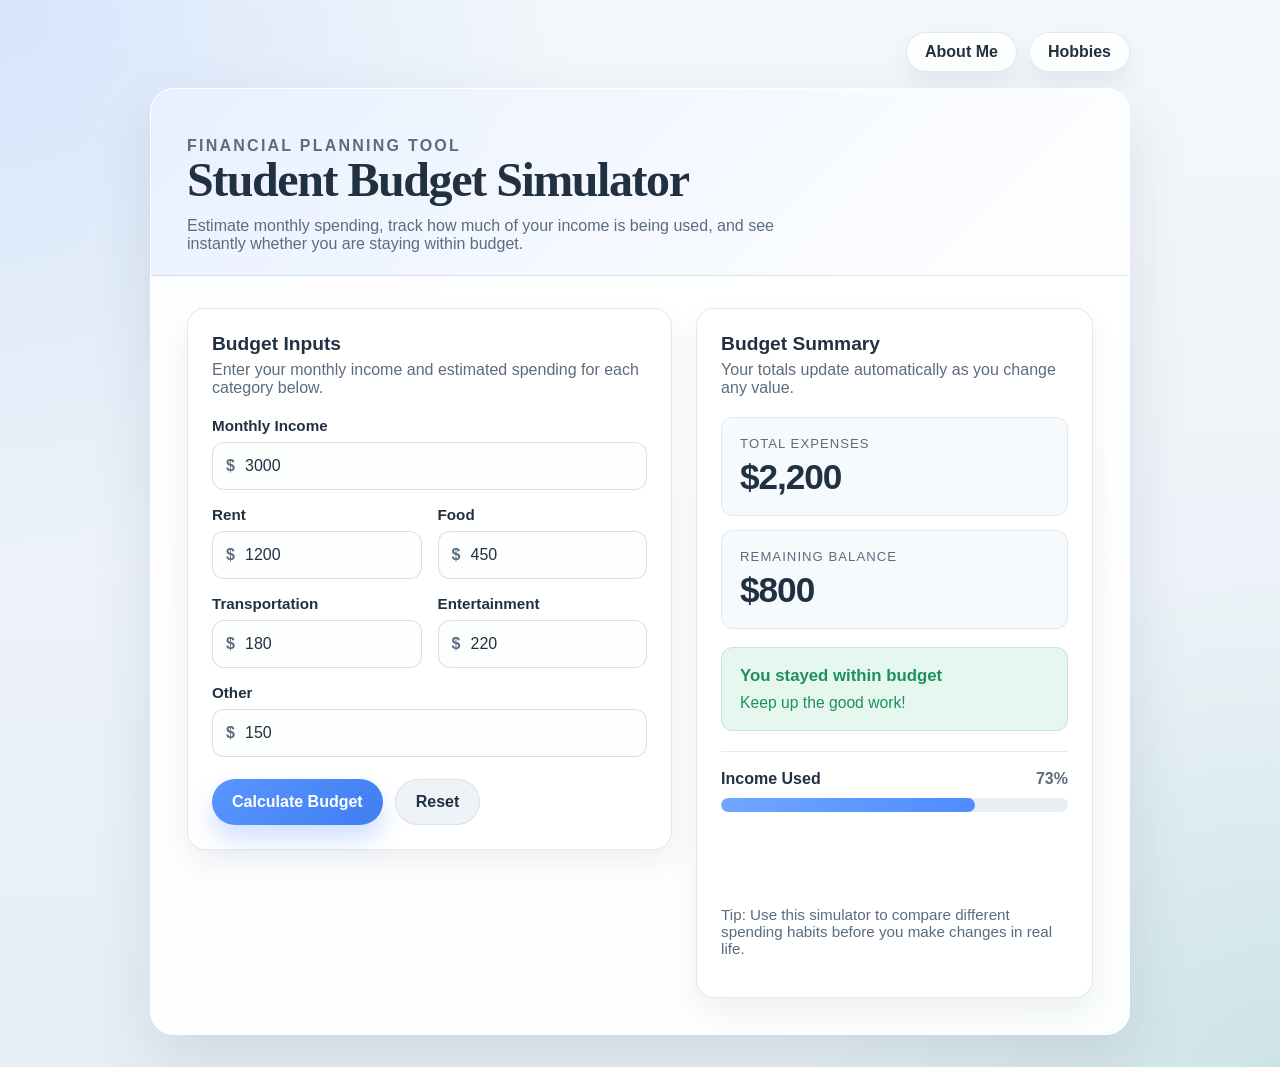
<file: budget-simulator.html>
<!DOCTYPE html>
<html lang="en">
<head>
    <meta charset="utf-8" />
    <meta name="viewport" content="width=device-width, initial-scale=1" />
    <meta name="description" content="Student Budget Simulator" />
    <title>Student Budget Simulator</title>
    <style>
        :root {
            --bg-top: #f4f8fb;
            --bg-bottom: #e6eef5;
            --panel: rgba(255, 255, 255, 0.92);
            --panel-strong: #ffffff;
            --text-main: #223142;
            --text-soft: #5b6c7f;
            --accent: #4f8cff;
            --accent-soft: #dbe8ff;
            --good: #1f8f5f;
            --good-soft: #e5f7ef;
            --bad: #c44747;
            --bad-soft: #fdeaea;
            --warn: #c98518;
            --warn-soft: #fff3df;
            --border: rgba(104, 126, 150, 0.18);
            --shadow: 0 24px 60px rgba(42, 63, 84, 0.12);
            --radius-lg: 24px;
            --radius-md: 18px;
            --radius-sm: 12px;
        }

        * {
            box-sizing: border-box;
        }

        body {
            margin: 0;
            min-height: 100vh;
            font-family: "Avenir Next", "Trebuchet MS", "Segoe UI", sans-serif;
            background:
                radial-gradient(circle at top left, rgba(79, 140, 255, 0.18), transparent 35%),
                radial-gradient(circle at bottom right, rgba(52, 168, 132, 0.14), transparent 30%),
                linear-gradient(180deg, var(--bg-top), var(--bg-bottom));
            color: var(--text-main);
            display: flex;
            align-items: center;
            justify-content: center;
            padding: 32px 18px;
        }

        .page-wrap {
            width: min(980px, 100%);
        }

        .top-actions {
            display: flex;
            justify-content: flex-end;
            gap: 12px;
            margin-bottom: 16px;
            flex-wrap: wrap;
        }

        .top-link {
            display: inline-block;
            padding: 10px 18px;
            background: rgba(255, 255, 255, 0.88);
            color: var(--text-main);
            text-decoration: none;
            font-weight: 750;
            border-radius: 999px;
            border: 1px solid rgba(104, 126, 150, 0.16);
            box-shadow: 0 10px 22px rgba(42, 63, 84, 0.08);
            transition: transform 0.2s ease, box-shadow 0.25s ease, background-color 0.25s ease;
        }

        .top-link:hover {
            transform: translateY(-1px);
            background: #a2a1a1;
            box-shadow: 0 14px 24px rgba(42, 63, 84, 0.12);
        }

        .app-shell {
            width: 100%;
            background: var(--panel);
            border: 1px solid rgba(255, 255, 255, 0.7);
            border-radius: var(--radius-lg);
            box-shadow: var(--shadow);
            overflow: hidden;
            backdrop-filter: blur(14px);
        }

        .hero {
            padding: 36px 36px 22px;
            background: linear-gradient(135deg, rgba(79, 140, 255, 0.12), rgba(255, 255, 255, 0.72));
            border-bottom: 1px solid var(--border);
        }

        .eyebrow {
            margin: 0 0 10px;
            font-size: 0.85rem;
            letter-spacing: 0.14em;
            text-transform: uppercase;
            color: var(--accent);
            font-weight: 700;
        }

        h1 {
            margin: 0;
            font-size: clamp(2rem, 5vw, 3rem);
            line-height: 1.05;
            letter-spacing: -0.03em;
            font-family: "Times New Roman", Times, serif;
        }

        .hero p {
            margin: 12px 0 0;
            max-width: 620px;
            color: var(--text-soft);
            font-size: 1rem;
        }

        main {
            padding: 32px 36px 36px;
        }

        .layout {
            display: grid;
            grid-template-columns: 1.1fr 0.9fr;
            gap: 24px;
            align-items: start;
        }

        .panel {
            background: var(--panel-strong);
            border: 1px solid var(--border);
            border-radius: var(--radius-md);
            padding: 24px;
            box-shadow: 0 14px 30px rgba(42, 63, 84, 0.07);
        }

        .panel h2 {
            margin: 0 0 6px;
            font-size: 1.2rem;
        }

        .panel-intro {
            margin: 0 0 20px;
            color: var(--text-soft);
        }

        form {
            display: grid;
            gap: 16px;
        }

        .field-grid {
            display: grid;
            grid-template-columns: repeat(2, minmax(0, 1fr));
            gap: 16px;
        }

        .field {
            display: flex;
            flex-direction: column;
            gap: 8px;
        }

        .field-full {
            grid-column: 1 / -1;
        }

        label {
            font-weight: 700;
            font-size: 0.95rem;
        }

        .input-wrap {
            position: relative;
        }

        .currency {
            position: absolute;
            left: 14px;
            top: 50%;
            transform: translateY(-50%);
            color: var(--text-soft);
            font-weight: 700;
        }

        input[type="number"] {
            width: 100%;
            border: 1px solid rgba(104, 126, 150, 0.24);
            border-radius: var(--radius-sm);
            padding: 14px 14px 14px 32px;
            font: inherit;
            color: var(--text-main);
            background: #fdfefe;
            transition: border-color 0.25s ease, box-shadow 0.25s ease, transform 0.2s ease;
            appearance: textfield;
        }

        input[type="number"]::-webkit-outer-spin-button,
        input[type="number"]::-webkit-inner-spin-button {
            -webkit-appearance: none;
            margin: 0;
        }

        input[type="number"]:focus {
            outline: none;
            border-color: rgba(79, 140, 255, 0.7);
            box-shadow: 0 0 0 4px rgba(79, 140, 255, 0.14);
        }

        .button-row {
            display: flex;
            gap: 12px;
            padding-top: 6px;
            flex-wrap: wrap;
        }

        button {
            border: 0;
            border-radius: 999px;
            padding: 13px 20px;
            font: inherit;
            font-weight: 700;
            cursor: pointer;
            transition: transform 0.2s ease, box-shadow 0.25s ease, opacity 0.25s ease;
        }

        button:hover {
            transform: translateY(-1px);
        }

        button:active {
            transform: translateY(0);
        }

        .btn-primary {
            background: linear-gradient(135deg, #5a96ff, #3f7ef2);
            color: #ffffff;
            box-shadow: 0 14px 24px rgba(63, 126, 242, 0.24);
        }

        .btn-secondary {
            background: #eef3f8;
            color: var(--text-main);
            border: 1px solid rgba(104, 126, 150, 0.16);
        }

        .summary-grid {
            display: grid;
            gap: 14px;
        }

        .metric {
            padding: 18px;
            border-radius: var(--radius-sm);
            background: #f7fafc;
            border: 1px solid rgba(104, 126, 150, 0.14);
            transition: transform 0.3s ease, box-shadow 0.3s ease, background-color 0.3s ease;
        }

        .metric-label {
            display: block;
            font-size: 0.82rem;
            text-transform: uppercase;
            letter-spacing: 0.08em;
            color: var(--text-soft);
            margin-bottom: 6px;
        }

        .metric-value {
            margin: 0;
            font-size: clamp(1.6rem, 4vw, 2.2rem);
            font-weight: 800;
            letter-spacing: -0.03em;
        }

        .result-card {
            margin-top: 18px;
            padding: 18px;
            border-radius: var(--radius-sm);
            border: 1px solid transparent;
            background: var(--good-soft);
            color: var(--good);
            transition: background-color 0.35s ease, color 0.35s ease, border-color 0.35s ease, transform 0.35s ease;
        }

        .result-card.bad {
            background: var(--bad-soft);
            color: var(--bad);
            border-color: rgba(196, 71, 71, 0.16);
        }

        .result-card.good {
            background: var(--good-soft);
            color: var(--good);
            border-color: rgba(31, 143, 95, 0.16);
        }

        .result-card.flash {
            animation: result-pop 0.45s ease;
        }

        .result-title {
            margin: 0 0 8px;
            font-size: 1.05rem;
            font-weight: 800;
        }

        .result-text,
        .warning-text {
            margin: 0;
            font-size: 0.98rem;
        }

        .progress-section {
            margin-top: 20px;
            padding-top: 18px;
            border-top: 1px solid rgba(104, 126, 150, 0.16);
        }

        .progress-header {
            display: flex;
            justify-content: space-between;
            gap: 12px;
            align-items: baseline;
            margin-bottom: 10px;
        }

        .progress-header h3 {
            margin: 0;
            font-size: 1rem;
        }

        .progress-percent {
            font-weight: 800;
            color: var(--text-soft);
        }

        .progress-track {
            width: 100%;
            height: 14px;
            border-radius: 999px;
            background: #e8eef4;
            overflow: hidden;
        }

        .progress-fill {
            width: 0;
            height: 100%;
            border-radius: inherit;
            background: linear-gradient(90deg, #6fa7ff, #4f8cff);
            transition: width 0.5s ease, background 0.35s ease;
        }

        .progress-fill.warning {
            background: linear-gradient(90deg, #f4b14f, #da8b10);
        }

        .progress-fill.bad {
            background: linear-gradient(90deg, #e67d7d, #c44747);
        }

        .warning-box {
            margin-top: 14px;
            padding: 14px 16px;
            border-radius: var(--radius-sm);
            background: var(--warn-soft);
            color: var(--warn);
            border: 1px solid rgba(201, 133, 24, 0.18);
            opacity: 0;
            transform: translateY(6px);
            pointer-events: none;
            transition: opacity 0.3s ease, transform 0.3s ease;
        }

        .warning-box.show {
            opacity: 1;
            transform: translateY(0);
        }

        .summary-note {
            margin-top: 14px;
            color: var(--text-soft);
            font-size: 0.95rem;
        }

        @keyframes result-pop {
            0% {
                transform: scale(0.985);
            }
            55% {
                transform: scale(1.015);
            }
            100% {
                transform: scale(1);
            }
        }

        @media (max-width: 860px) {
            .layout {
                grid-template-columns: 1fr;
            }
        }

        @media (max-width: 640px) {
            .hero,
            main {
                padding-left: 20px;
                padding-right: 20px;
            }

            .field-grid {
                grid-template-columns: 1fr;
            }

            .button-row {
                flex-direction: column;
            }

            button {
                width: 100%;
            }

            .top-actions {
                justify-content: center;
            }
        }
    </style>
</head>
<body>
    <div class="page-wrap">
        <div class="top-actions">
            <a class="top-link" href="index.html" target="_blank" rel="noopener noreferrer">About Me</a>
            <a class="top-link" href="hobbies.html" target="_blank" rel="noopener noreferrer">Hobbies</a>
        </div>

        <article class="app-shell">
            <header class="hero">
                <p class="eyebrow">Financial Planning Tool</p>
                <h1>Student Budget Simulator</h1>
                <p>Estimate monthly spending, track how much of your income is being used, and see instantly whether you are staying within budget.</p>
            </header>

            <main>
                <div class="layout">
                    <section class="panel" aria-labelledby="budget-form-title">
                        <h2 id="budget-form-title">Budget Inputs</h2>
                        <p class="panel-intro">Enter your monthly income and estimated spending for each category below.</p>

                        <form id="budget-form">
                            <div class="field-grid">
                                <div class="field field-full">
                                    <label for="income">Monthly Income</label>
                                    <div class="input-wrap">
                                        <span class="currency">$</span>
                                        <input id="income" name="income" type="number" min="0" step="50" value="3000" />
                                    </div>
                                </div>

                                <div class="field">
                                    <label for="rent">Rent</label>
                                    <div class="input-wrap">
                                        <span class="currency">$</span>
                                        <input id="rent" name="rent" type="number" min="0" step="25" value="1200" />
                                    </div>
                                </div>

                                <div class="field">
                                    <label for="food">Food</label>
                                    <div class="input-wrap">
                                        <span class="currency">$</span>
                                        <input id="food" name="food" type="number" min="0" step="25" value="450" />
                                    </div>
                                </div>

                                <div class="field">
                                    <label for="transportation">Transportation</label>
                                    <div class="input-wrap">
                                        <span class="currency">$</span>
                                        <input id="transportation" name="transportation" type="number" min="0" step="25" value="180" />
                                    </div>
                                </div>

                                <div class="field">
                                    <label for="entertainment">Entertainment</label>
                                    <div class="input-wrap">
                                        <span class="currency">$</span>
                                        <input id="entertainment" name="entertainment" type="number" min="0" step="25" value="220" />
                                    </div>
                                </div>

                                <div class="field field-full">
                                    <label for="other">Other</label>
                                    <div class="input-wrap">
                                        <span class="currency">$</span>
                                        <input id="other" name="other" type="number" min="0" step="25" value="150" />
                                    </div>
                                </div>
                            </div>

                            <div class="button-row">
                                <button class="btn-primary" type="button" id="calculate-btn">Calculate Budget</button>
                                <button class="btn-secondary" type="button" id="reset-btn">Reset</button>
                            </div>
                        </form>
                    </section>

                    <aside class="panel" aria-labelledby="results-title">
                        <h2 id="results-title">Budget Summary</h2>
                        <p class="panel-intro">Your totals update automatically as you change any value.</p>

                        <div class="summary-grid">
                            <section class="metric">
                                <span class="metric-label">Total Expenses</span>
                                <p class="metric-value" id="total-expenses">$0</p>
                            </section>

                            <section class="metric">
                                <span class="metric-label">Remaining Balance</span>
                                <p class="metric-value" id="remaining-balance">$0</p>
                            </section>
                        </div>

                        <section class="result-card good" id="result-card" aria-live="polite">
                            <h3 class="result-title" id="result-status">You stayed within budget</h3>
                            <p class="result-text" id="result-detail">Keep up the good work!</p>
                        </section>

                        <section class="progress-section" aria-labelledby="progress-title">
                            <div class="progress-header">
                                <h3 id="progress-title">Income Used</h3>
                                <span class="progress-percent" id="progress-percent">0%</span>
                            </div>
                            <div class="progress-track" aria-hidden="true">
                                <div class="progress-fill" id="progress-fill"></div>
                            </div>
                            <div class="warning-box" id="warning-box" aria-live="polite">
                                <p class="warning-text" id="warning-text">Warning: You have used more than 80% of your monthly income.</p>
                            </div>
                        </section>

                        <p class="summary-note">Tip: Use this simulator to compare different spending habits before you make changes in real life.</p>
                    </aside>
                </div>
            </main>
        </article>
    </div>

    <script>
        // Cache important DOM elements once so updates stay simple and efficient.
        const form = document.getElementById("budget-form");
        const calculateButton = document.getElementById("calculate-btn");
        const resetButton = document.getElementById("reset-btn");

        const incomeInput = document.getElementById("income");
        const expenseInputs = [
            document.getElementById("rent"),
            document.getElementById("food"),
            document.getElementById("transportation"),
            document.getElementById("entertainment"),
            document.getElementById("other")
        ];

        const totalExpensesOutput = document.getElementById("total-expenses");
        const remainingBalanceOutput = document.getElementById("remaining-balance");
        const resultCard = document.getElementById("result-card");
        const resultStatus = document.getElementById("result-status");
        const resultDetail = document.getElementById("result-detail");
        const progressPercent = document.getElementById("progress-percent");
        const progressFill = document.getElementById("progress-fill");
        const warningBox = document.getElementById("warning-box");

        // Use the browser's number formatter to display polished currency values.
        const currencyFormatter = new Intl.NumberFormat("en-US", {
            style: "currency",
            currency: "USD",
            maximumFractionDigits: 0
        });

        // Convert any input into a safe non-negative number.
        function getNumericValue(input) {
            const parsedValue = Number(input.value);
            return Number.isFinite(parsedValue) && parsedValue > 0 ? parsedValue : 0;
        }

        // Add a brief visual pulse whenever results are recalculated.
        function animateResultCard() {
            resultCard.classList.remove("flash");
            void resultCard.offsetWidth;
            resultCard.classList.add("flash");
        }

        // Compute totals and refresh every part of the summary panel.
        function updateBudget(shouldAnimate = false) {
            const income = getNumericValue(incomeInput);
            const totalExpenses = expenseInputs.reduce((sum, input) => sum + getNumericValue(input), 0);
            const remainingBalance = income - totalExpenses;
            const percentUsed = income > 0 ? (totalExpenses / income) * 100 : 0;
            const cappedPercent = Math.min(percentUsed, 100);

            totalExpensesOutput.textContent = currencyFormatter.format(totalExpenses);
            remainingBalanceOutput.textContent = currencyFormatter.format(remainingBalance);
            progressPercent.textContent = `${Math.round(percentUsed)}%`;
            progressFill.style.width = `${cappedPercent}%`;

            progressFill.classList.remove("warning", "bad");
            if (percentUsed > 100) {
                progressFill.classList.add("bad");
            } else if (percentUsed > 80) {
                progressFill.classList.add("warning");
            }

            if (remainingBalance >= 0) {
                resultCard.classList.remove("bad");
                resultCard.classList.add("good");
                resultStatus.textContent = "You stayed within budget";
                resultDetail.textContent = "Keep up the good work!";
            } else {
                resultCard.classList.remove("good");
                resultCard.classList.add("bad");
                resultStatus.textContent = "You are over budget";
                resultDetail.textContent = "Might wanna save more!";
            }

            if (percentUsed > 80) {
                warningBox.classList.add("show");
            } else {
                warningBox.classList.remove("show");
            }

            if (shouldAnimate) {
                animateResultCard();
            }
        }

        // Update live as the user types so no refresh is ever needed.
        form.addEventListener("input", () => updateBudget(true));

        // Keep the explicit calculate button for assignment requirements.
        calculateButton.addEventListener("click", () => updateBudget(true));

        // Reset income and expenses back to a clean starting state.
        resetButton.addEventListener("click", () => {
            incomeInput.value = 3000;
            expenseInputs.forEach((input) => {
                input.value = 0;
            });
            updateBudget(true);
        });

        // Prevent accidental form submission and initialize the first calculation.
        form.addEventListener("submit", (event) => event.preventDefault());
        updateBudget();
    </script>
</body>
</html>
</file>
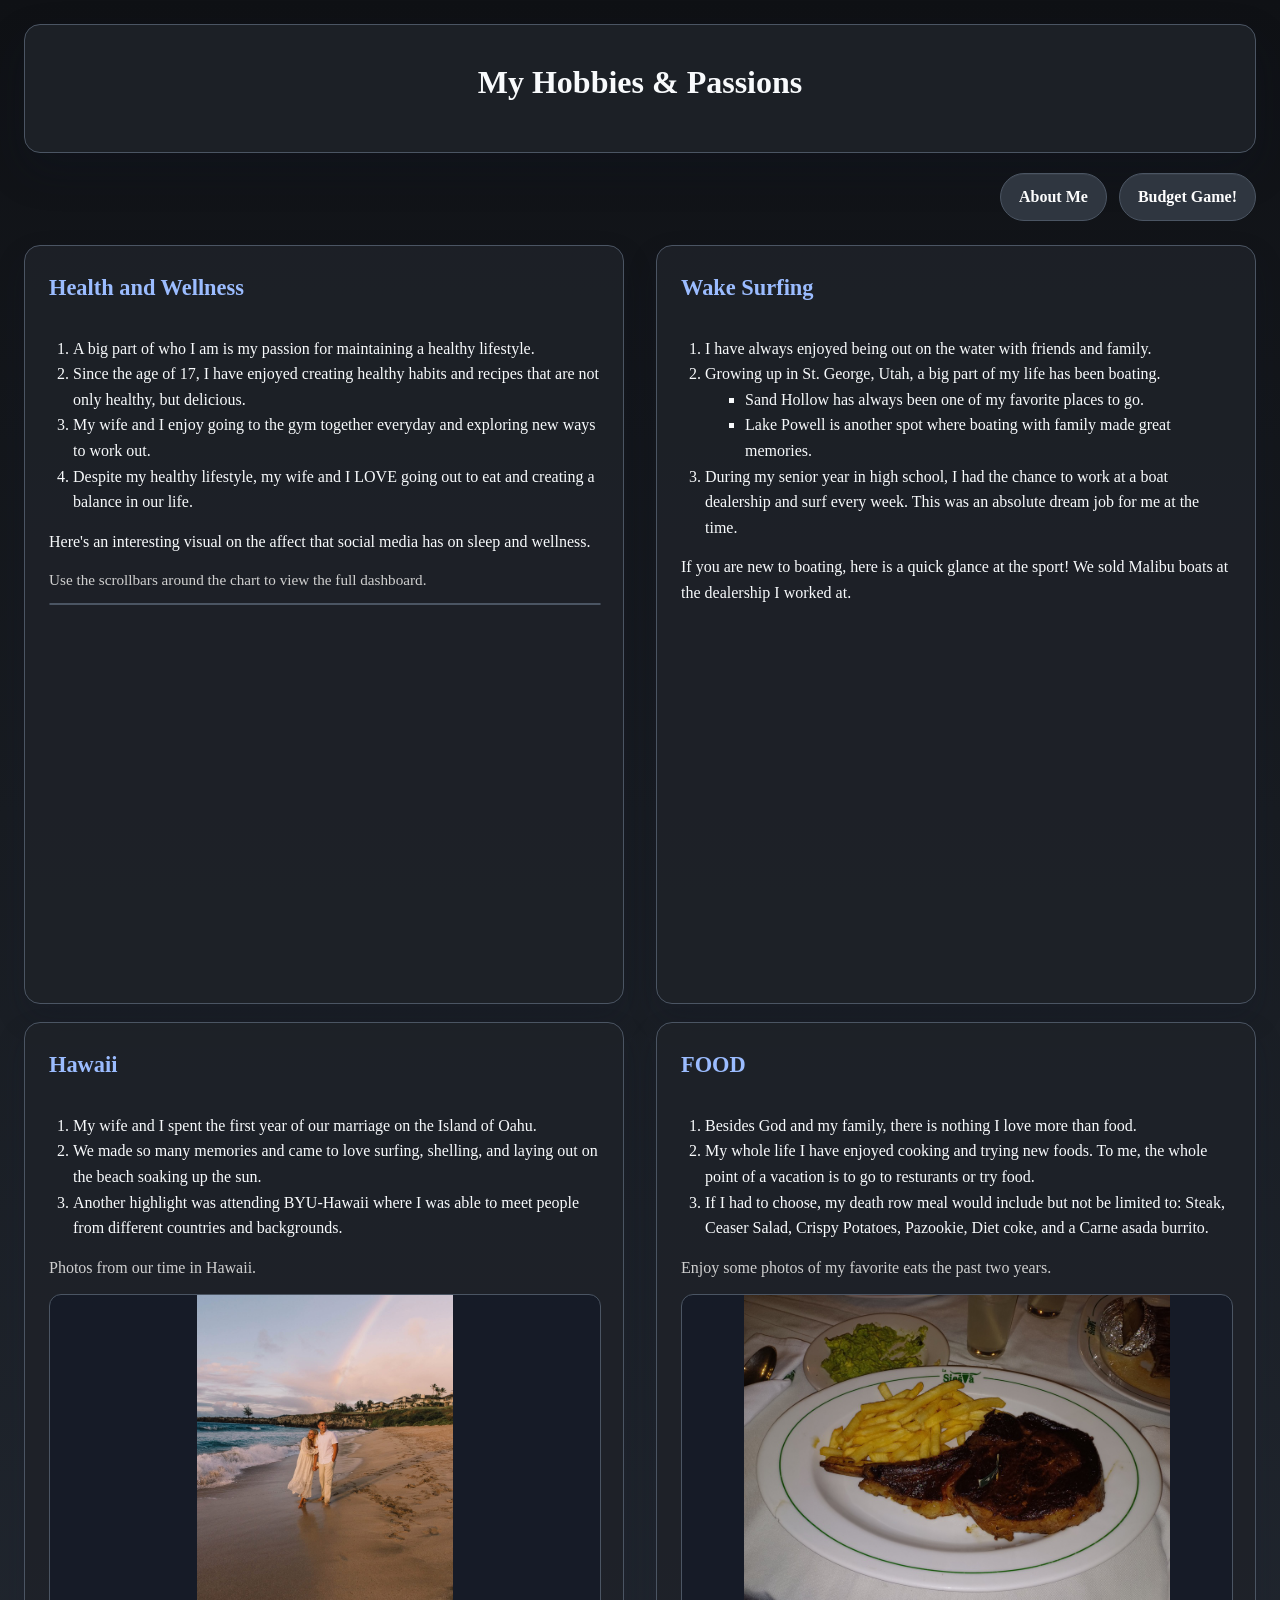
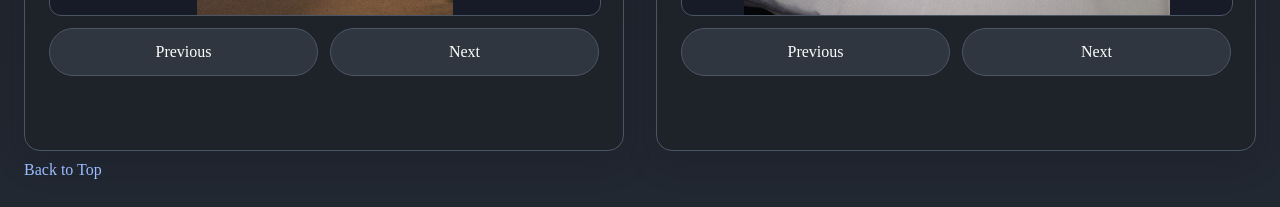
<file: hobbies.html>
<!DOCTYPE html>
<html lang="en">
<head>
    <meta charset="utf-8" />
    <meta name="viewport" content="width=device-width, initial-scale=1" />
    <meta name="description" content="Hobbies scratch page" />
    <title>Hobbies</title>
    <link rel="stylesheet" href="css/hobbies.css" />
</head>
<body>
    <div class="page-shell" id="top">
        <div class="header-wrap">
            <header class="page-header">
                <h1>My Hobbies & Passions</h1>
            </header>
        </div>

        <div class="top-actions">
            <a class="home-link" href="index.html" target="_blank" rel="noopener noreferrer">About Me</a>
            <a class="home-link" href="budget-simulator.html" target="_blank" rel="noopener noreferrer">Budget Game!</a>
        </div>

        <div class="content-wrap">
            <main>
                <ul class="hobby-list">
                    <li class="hobby-card">
                        <section>
                            <div class="hobby-content">
                                <h2>Health and Wellness</h2>
                                <ol>
                                    <li>A big part of who I am is my passion for maintaining a healthy lifestyle.</li>
                                    <li>Since the age of 17, I have enjoyed creating healthy habits and recipes that are not only healthy, but delicious.</li>
                                    <li>My wife and I enjoy going to the gym together everyday and exploring new ways to work out. </li>
                                    <li>Despite my healthy lifestyle, my wife and I LOVE going out to eat and creating a balance in our life.</li>
                                </ol>
                                <p>Here's an interesting visual on the affect that social media has on sleep and wellness.</p>
                                <div class="tableau-embed">
                                    <p class="tableau-note">Use the scrollbars around the chart to view the full dashboard.</p>
                                    <div class="tableau-scroll-frame">
                                        <div class="tableauPlaceholder" id="viz1776105268576" style="position: relative;">
                                            <noscript>
                                                <a href="#">
                                                    <img alt="Dashboard 1" src="https://public.tableau.com/static/images/QG/QGS2PSHF5/1_rss.png" style="border: none;" />
                                                </a>
                                            </noscript>
                                            <object class="tableauViz" style="display:none;">
                                                <param name="host_url" value="https%3A%2F%2Fpublic.tableau.com%2F" />
                                                <param name="embed_code_version" value="3" />
                                                <param name="path" value="shared/QGS2PSHF5" />
                                                <param name="toolbar" value="yes" />
                                                <param name="static_image" value="https://public.tableau.com/static/images/QG/QGS2PSHF5/1.png" />
                                                <param name="animate_transition" value="yes" />
                                                <param name="display_static_image" value="yes" />
                                                <param name="display_spinner" value="yes" />
                                                <param name="display_overlay" value="yes" />
                                                <param name="display_count" value="yes" />
                                                <param name="language" value="en-US" />
                                            </object>
                                        </div>
                                    </div>
                                    <script type="text/javascript">
                                        var divElement = document.getElementById("viz1776105268576");
                                        var vizElement = divElement.getElementsByTagName("object")[0];
                                        if (divElement.offsetWidth > 800) {
                                            divElement.style.width = "1120px";
                                            vizElement.style.width = "1120px";
                                            vizElement.style.minHeight = "587px";
                                            vizElement.style.maxHeight = "887px";
                                            vizElement.style.height = (divElement.offsetWidth * 0.75) + "px";
                                        } else if (divElement.offsetWidth > 500) {
                                            divElement.style.width = "1120px";
                                            vizElement.style.width = "1120px";
                                            vizElement.style.minHeight = "587px";
                                            vizElement.style.maxHeight = "887px";
                                            vizElement.style.height = (divElement.offsetWidth * 0.75) + "px";
                                        } else {
                                            divElement.style.width = "1120px";
                                            vizElement.style.width = "1120px";
                                            vizElement.style.height = "887px";
                                        }
                                        var scriptElement = document.createElement("script");
                                        scriptElement.src = "https://public.tableau.com/javascripts/api/viz_v1.js";
                                        vizElement.parentNode.insertBefore(scriptElement, vizElement);
                                    </script>
                                </div>
                            </div>
                        </section>
                    </li>
                    <li class="hobby-card">
                        <section>
                            <div class="hobby-content">
                                <h2>Wake Surfing</h2>
                                <ol>
                                    <li>I have always enjoyed being out on the water with friends and family.</li>
                                    <li>
                                        Growing up in St. George, Utah, a big part of my life has been boating.
                                        <ul>
                                            <li>Sand Hollow has always been one of my favorite places to go.</li>
                                            <li>Lake Powell is another spot where boating with family made great memories.</li>
                                        </ul>
                                    </li>
                                    <li>During my senior year in high school, I had the chance to work at a boat dealership and surf every week. This was an absolute dream job for me at the time.</li>
                                </ol>
                                <p>If you are new to boating, here is a quick glance at the sport! We sold Malibu boats at the dealership I worked at.</p>
                                <div class="video-embed">
                                    <iframe width="560" height="315" src="https://www.youtube.com/embed/udJVjSLRZn0?si=N6CW6wq91sfacx06" title="YouTube video player" frameborder="0" allow="accelerometer; autoplay; clipboard-write; encrypted-media; gyroscope; picture-in-picture; web-share" referrerpolicy="strict-origin-when-cross-origin" allowfullscreen></iframe>
                                </div>
                            </div>
                        </section>
                    </li>
                    <li class="hobby-card">
                        <section>
                            <div class="hobby-content">
                                <h2>Hawaii</h2>
                                <ol>
                                    <li>My wife and I spent the first year of our marriage on the Island of Oahu.</li>
                                    <li>We made so many memories and came to love surfing, shelling, and laying out on the beach soaking up the sun.</li>
                                    <li>Another highlight was attending BYU-Hawaii where I was able to meet people from different countries and backgrounds.</li>
                                </ol>
                                <p class="carousel-note">Photos from our time in Hawaii.</p>
                                <div class="photo-carousel" data-carousel>
                                    <div class="carousel-frame">
                                        <img class="carousel-slide is-active" src="assets/img/Hawaii/brin.jpeg" alt="Brin in Hawaii" />
                                        <img class="carousel-slide" src="assets/img/Hawaii/surfing.jpeg" alt="Surfing in Hawaii" />
                                        <img class="carousel-slide" src="assets/img/Hawaii/sunset.jpeg" alt="Sunset in Hawaii" />
                                        <img class="carousel-slide" src="assets/img/Hawaii/purple sunset.jpeg" alt="Purple sunset in Hawaii" />
                                        <img class="carousel-slide" src="assets/img/Hawaii/turtle.jpeg" alt="Turtle in Hawaii" />
                                        <img class="carousel-slide" src="assets/img/Hawaii/rainbow.jpeg" alt="Rainbow in Hawaii" />
                                        <img class="carousel-slide" src="assets/img/Hawaii/shells.jpeg" alt="Shells in Hawaii" />
                                        <img class="carousel-slide" src="assets/img/Hawaii/lookout.jpeg" alt="Hawaii lookout view" />
                                        <img class="carousel-slide" src="assets/img/Hawaii/mermaid pool.jpeg" alt="Mermaid pool in Hawaii" />
                                        <img class="carousel-slide" src="assets/img/Hawaii/temple.jpeg" alt="Temple in Hawaii" />
                                    </div>
                                    <div class="carousel-controls">
                                        <button class="carousel-button" type="button" data-carousel-prev>Previous</button>
                                        <button class="carousel-button" type="button" data-carousel-next>Next</button>
                                    </div>
                                </div>
                            </div>
                        </section>
                    </li>
                    <li class="hobby-card">
                        <section>
                            <div class="hobby-content">
                                <h2>FOOD</h2>
                                <ol>
                                    <li>Besides God and my family, there is nothing I love more than food.</li>
                                    <li>My whole life I have enjoyed cooking and trying new foods. To me, the whole point of a vacation is to go to resturants or try food.</li>
                                    <li>If I had to choose, my death row meal would include but not be limited to: Steak, Ceaser Salad, Crispy Potatoes, Pazookie, Diet coke, and a Carne asada burrito.</li>
                                </ol>
                                <p class="carousel-note">Enjoy some photos of my favorite eats the past two years.</p>
                                <div class="photo-carousel" data-carousel>
                                    <div class="carousel-frame">
                                        <img class="carousel-slide is-active" src="assets/img/Food/steak.jpeg" alt="Steak dinner" />
                                        <img class="carousel-slide" src="assets/img/Food/pazookie.jpeg" alt="Pazookie dessert" />
                                        <img class="carousel-slide" src="assets/img/Food/burrito.jpeg" alt="Carne asada burrito" />
                                        <img class="carousel-slide" src="assets/img/Food/pizza.jpeg" alt="Pizza" />
                                        <img class="carousel-slide" src="assets/img/Food/tacos.jpeg" alt="Tacos" />
                                        <img class="carousel-slide" src="assets/img/Food/burger.jpeg" alt="Burger" />
                                        <img class="carousel-slide" src="assets/img/Food/curry.jpeg" alt="Curry dish" />
                                        <img class="carousel-slide" src="assets/img/Food/bingsu.jpeg" alt="Bingsu dessert" />
                                    </div>
                                    <div class="carousel-controls">
                                        <button class="carousel-button" type="button" data-carousel-prev>Previous</button>
                                        <button class="carousel-button" type="button" data-carousel-next>Next</button>
                                    </div>
                                </div>
                            </div>
                        </section>
                    </li>
                </ul>
                <div class="bottom-link">
                    <a class="top-link" href="#top">Back to Top</a>
                </div>
            </main>
        </div>
    </div>
    <script src="js/scripts.js"></script>
</body>
</html>
</file>
<file: css/hobbies.css>
body {
  margin: 0;
  font-family: Times 'Times New Roman', Times, serif, Arial, sans-serif;
  background: linear-gradient(180deg, #0f1115 0%, #181c22 45%, #222831 100%);
  color: #f8fafc;
  line-height: 1.6;
}

.page-header {
  padding: 32px 24px;
  background-color: rgba(30, 34, 40, 0.92);
  border: 1px solid #4b5563;
  border-radius: 16px;
  text-align: center;
  margin: 24px 24px 0;
  box-shadow: 0 18px 40px rgba(15, 23, 42, 0.22);
}

.top-actions {
  display: flex;
  justify-content: flex-end;
  gap: 12px;
  padding: 20px 24px 0;
}

.home-link {
  display: inline-block;
  padding: 10px 18px;
  background-color: #2f3640;
  color: #fdfdfd;
  border-radius: 999px;
  border: 1px solid #4b5563;
  text-decoration: none;
  font-weight: 600;
  box-shadow: inset 0 1px 0 rgba(255, 255, 255, 0.04);
  transition: background-color 0.2s ease, color 0.2s ease, transform 0.2s ease;
}

.home-link:hover {
  background-color: #3b4552;
  color: #c1d6ff;
  transform: translateY(-1px);
}

h1 {
  margin: 0 0 12px;
  font-size: 2rem;
}

.intro {
  margin: 0;
  color: #d0d0d0;
}

main {
  width: 100%;
  padding: 24px;
  margin: 0;
  box-sizing: border-box;
}

.hobby-list {
  display: grid;
  grid-template-columns: repeat(2, minmax(0, 1fr));
  column-gap: 32px;
  row-gap: 56px;
  list-style: none;
  padding-left: 0;
  margin: 0;
}

.hobby-card:nth-child(n + 3) {
  margin-top: 12px;
}

.hobby-card section {
  background-color: rgba(30, 34, 40, 0.88);
  border: 1px solid #4b5563;
  border-radius: 16px;
  padding: 24px;
  height: 100%;
  box-shadow: 0 14px 30px rgba(15, 23, 42, 0.18);
}

.hobby-content {
  display: flex;
  flex-direction: column;
  gap: 14px;
}

.media-slot {
  min-height: 180px;
  border: 1px dashed #6b7280;
  border-radius: 12px;
  background-color: rgba(17, 24, 39, 0.5);
  color: #cbd5e1;
  display: flex;
  align-items: center;
  justify-content: center;
  text-align: center;
  padding: 16px;
}

.tableau-embed {
  width: 100%;
  display: flex;
  flex-direction: column;
  gap: 10px;
}

.tableau-note {
  color: #d0d0d0;
  font-size: 0.95rem;
}

.tableau-scroll-frame {
  width: 100%;
  max-width: 100%;
  max-height: 700px;
  overflow: auto;
  border-radius: 12px;
  border: 1px solid #4b5563;
  cursor: grab;
  -webkit-overflow-scrolling: touch;
  scrollbar-gutter: stable both-edges;
}

.tableau-scroll-frame .tableauPlaceholder,
.tableau-scroll-frame .tableauViz {
  min-width: 1120px;
}

.tableau-scroll-frame.is-dragging {
  cursor: grabbing;
  user-select: none;
}

.video-embed {
  position: relative;
  width: 100%;
  padding-top: 56.25%;
  overflow: hidden;
  border-radius: 12px;
}

.video-embed iframe {
  position: absolute;
  inset: 0;
  width: 100%;
  height: 100%;
  border: 0;
  border-radius: 12px;
}

.photo-carousel {
  display: flex;
  flex-direction: column;
  gap: 12px;
}

.carousel-frame {
  position: relative;
  width: 100%;
  height: 320px;
  overflow: hidden;
  border-radius: 12px;
  border: 1px solid #4b5563;
  background-color: rgba(17, 24, 39, 0.58);
}

.carousel-slide {
  position: absolute;
  inset: 0;
  width: 100%;
  height: 100%;
  object-fit: contain;
  object-position: center;
  display: none;
}

.carousel-slide.is-active {
  display: block;
}

.carousel-controls {
  display: flex;
  justify-content: space-between;
  gap: 12px;
}

.carousel-button {
  flex: 1;
  padding: 10px 14px;
  border: 1px solid #4b5563;
  border-radius: 999px;
  background-color: #2f3640;
  color: #fdfdfd;
  font: inherit;
  cursor: pointer;
  transition: background-color 0.2s ease, color 0.2s ease, transform 0.2s ease;
}

.carousel-button:hover {
  background-color: #3b4552;
  color: #c1d6ff;
  transform: translateY(-1px);
}

.carousel-note {
  color: #d0d0d0;
  margin: 0;
}

.hobby-list ol {
  margin: 8px 0 0;
  padding-left: 24px;
}

.bottom-link {
  margin-top: 56px;
}

.top-link {
  color: #9bbcff;
  text-decoration: none;
}

.top-link:hover {
  color: #c1d6ff;
  text-decoration: underline;
}

h2 {
  margin: 0 0 8px;
  font-size: 1.4rem;
  color: #9bbcff;
}

p {
  margin: 0;
}

@media (max-width: 768px) {
  .hobby-list {
    grid-template-columns: 1fr;
  }

  .hobby-card:nth-child(n + 3) {
    margin-top: 0;
  }
}
</file>
